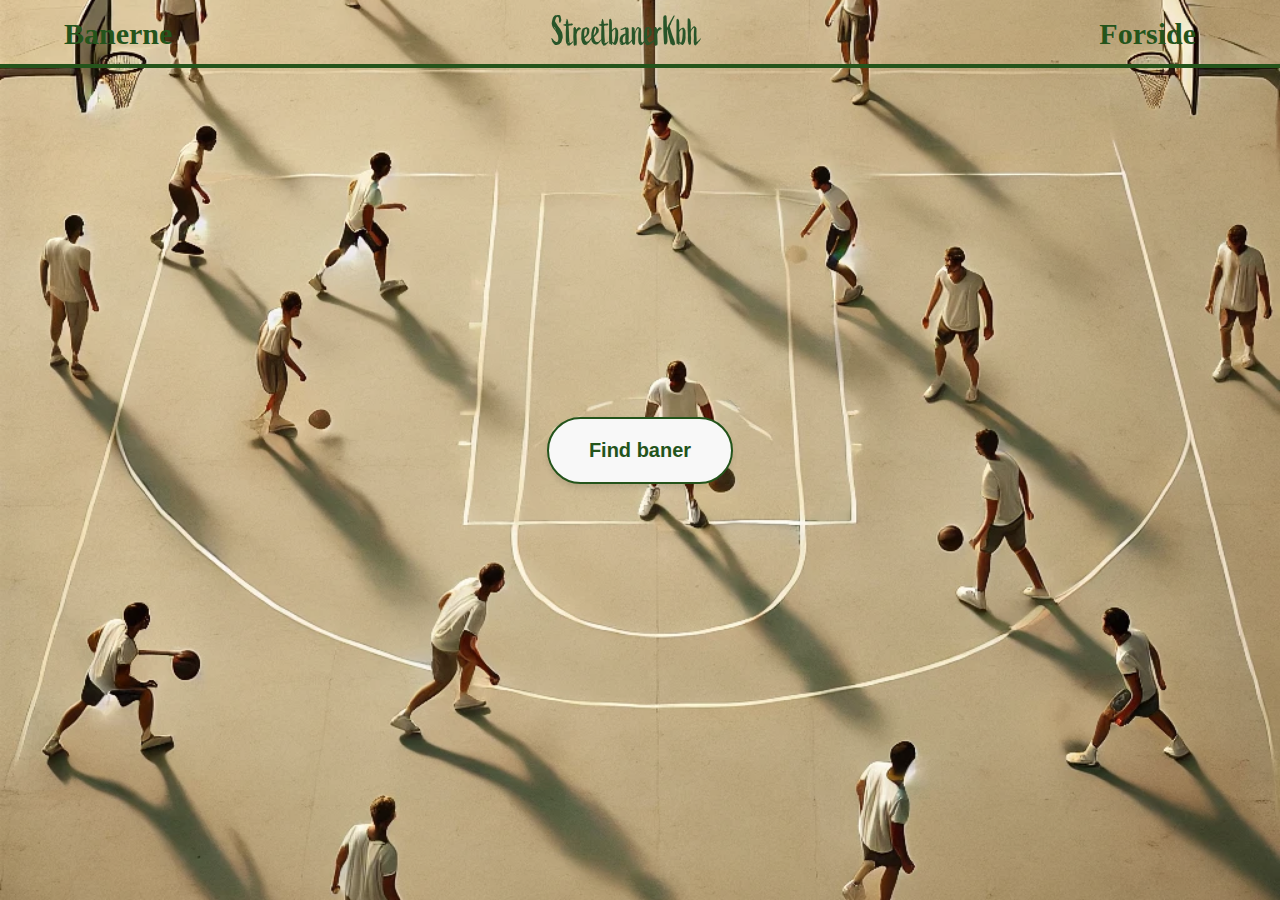
<file: index.html>
<!DOCTYPE html>
<html lang="da">
<head>
    <meta charset="UTF-8">
    <title>Emnesite</title>
    <link rel="stylesheet" href="./css/style.css">

    <header>
      <div class="header-content">
          <div class="nav-left">
              <a href="banerne.html" class="nav-link">Banerne</a>
          </div>
  
          <div class="logo-container">
              <a href="mainsite.html" class="logo-link">
                  <img src="./images/streebaner.svg" alt="Logo" class="logo">
              </a>
          </div>
  
          <div class="nav-right">
              <a href="index.html" class="header-button">Forside</a>
          </div>
      </div>
      <div class="header-line"></div>
  </header>
  
  

</head>
<body class="frontpage">

  <a href="mainsite.html">
    <button class="button">Find baner</button>
  </a>

</body>
</html>
</file>
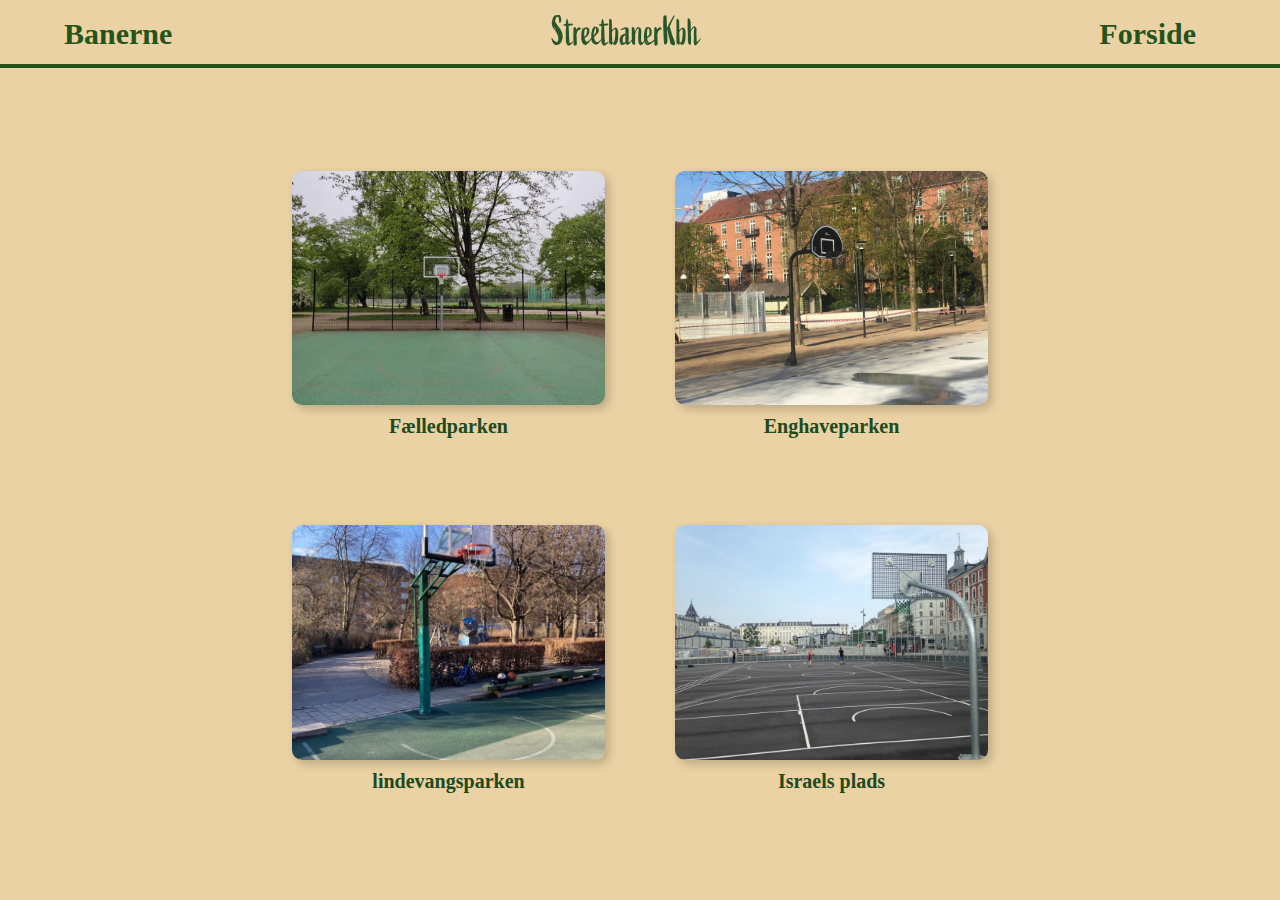
<file: banerne.html>
<!DOCTYPE html>
<html lang="da">
<head>
    <meta charset="UTF-8">
    <title>Emnesite</title>
    <link rel="stylesheet" href="./css/style.css">
<body class="banerne">

    <header>
        <div class="header-content">
            <div class="nav-left">
                <a href="banerne.html" class="nav-link">Banerne</a>
            </div>
    
            <div class="logo-container">
                <a href="mainsite.html" class="logo-link">
                    <img src="./images/streebaner.svg" alt="Logo" class="logo">
                </a>
            </div>
    
            <div class="nav-right">
                <a href="index.html" class="header-button">Forside</a>
            </div>
        </div>
        <div class="header-line"></div>
    </header>

<main>

    <section class="baner-grid">
        <a href="faelledparken.html" class="grid-item">
            <img src="./images/faelledparken.webp" alt="Fælledparken Basket">
            <h2>Fælledparken</h2>
        </a>
    
        <a href="enghave.html" class="grid-item">
            <img src="./images/enghaveparken.webp" alt="Enghave Plads Basket">
            <h2>Enghaveparken</h2>
        </a>
    
        <a href="amagerstrand.html" class="grid-item">
            <img src="./images/lindevangsparken.webp" alt="Amager Strand Basket">
            <h2>lindevangsparken</h2>
        </a>
    
        <a href="norrebroparken.html" class="grid-item">
            <img src="./images/isralsplads.webp" alt="Nørrebroparken Basket">
            <h2>Israels plads</h2>
        </a>
    </section>

</main>


</body>
</html>
</file>
<file: css/style.css>
html, body {
    margin: 0;
    padding: 0;
    width: 100%;
    height: 100%;
    display: flex;
    justify-content: center;
    align-items: center;
    flex-direction: column;
}

.frontpage {
    background-image: url('../images/Bagrundsbillede.webp');
    background-size: cover;
    background-position: center;
    background-repeat: no-repeat;
    background-attachment: fixed;
}

header {
    width: 100%;
    padding: 15px 0;
    text-align: center;
    position: absolute;
    top: 0;
    left: 0;
}

.logo-link{
        width: 150px;
        height: auto;
        display: block;
}


.header-content {
    display: flex;
    justify-content: space-between;
    align-items: center;
    width: 90%;
    margin: 0 auto;
    font-size: 30px;
    font-weight: bold;
    color: #24541B;
}

.header-button {
    padding: 10px 20px;
    color: #24541B;
}



.nav-link {
    color: #24541B;
    
}

.header-line {
    width: 100%;
    height: 4px;
    background-color: #24541B;
    position: absolute;
    bottom: 0;
    left: 0;
}


.button {
    padding: 20px 40px;
    background-color: #f8f8f8;
    border: 2px solid #24541B;
    border-radius: 50px;
    text-decoration: none;
    font-size: 20px;
    font-weight: bold;
    color: #24541B;
    cursor: pointer;
    display: flex;
    justify-content: center;
    align-items: center;
    box-shadow: 0 4px 6px rgba(0, 0, 0, 0.1);
    transition: background-color 0.3s, transform 0.2s;
}

.button:hover {
    background-color: #e0e0e0;
    transform: scale(1.05);
}

a {
    text-decoration: none;
}



.mainsite {
    background-color: #EBD2A4;
}


.banerne {
   background-color: #EBD2A4;
}

.grid-container
{
    display: grid;
    grid-template-columns: 1fr 1fr;
    align-items: center;
    gap: 40px;
    width: 90%;
    margin: 50px auto;
}


.grid-text {
    font-size: 17px;
    color: #24541B;
    margin: 10px;    
}


.grid-map {

    display: flex;
    color: #24541B;
    justify-content: center;
    position: relative;
    flex-direction: column;
}


.map-textbox {
    width: 70%;
    padding: 1px 10px;
    background-color:#EBD2A4;
    border-radius: 40px;
    font-size: 18px;
    color: #20491e;
    margin-bottom: 15px;
    text-align: center;
    margin: 0 auto;

}

.map-textbox input {
    width: 80%;
    padding: 8px;
    margin-top: 5px;
    background-color: #EBD2A4;
    border: 5px solid #20491e;
    border-radius: 30px;
    font-size: 16px;
}

.map-textbox button {
    margin-top: 10px;
    padding: 8px 15px;
    background-color: #20491e;
    color: white;
    border: none;
    border-radius: 5px;
    cursor: pointer;
    font-size: 16px;
}

.map-textbox button:hover {
    background-color: #3d6023;
}






.map-image {
    width  : 100%;
    max-width: 500 px;
    border-radius: 30px;
}

#map {
    width: 450%;
    max-width: 500px;
    height: 400px;
    border-radius: 20px;
    box-shadow: 4px 4px 10px rgba(0, 0, 0, 0.1);
    margin-left: 50px;
    margin-top: 20px;
}



/* Grid for banerne.html */
.baner-grid {
    display: grid;
    grid-template-columns: repeat(2, 1fr);
    grid-gap: 70px; /* Afstand mellem billeder */
    width: 80%;
    margin: 50px auto;
}

/* Styling af grid-items */
.grid-item {
    display: flex;
    flex-direction: column;
    align-items: center;
    text-decoration: none;
    color: #20491e;
    font-weight: bold;
}

.grid-item img {
    width: 100%; 
    max-width: 400px; /* Reducerer størrelsen lidt */
    height: auto;
    border-radius: 10px; /* Lavere afrunding */
    box-shadow: 4px 4px 10px rgba(0, 0, 0, 0.2);
    transition: transform 0.3s ease-in-out;
}

.grid-item:hover img {
    transform: scale(1.05);
}

.grid-item h2 {
    margin-top: 10px;
    font-size: 20px;
    text-align: center;
}

main {
    padding-top: 80px; }
</file>
